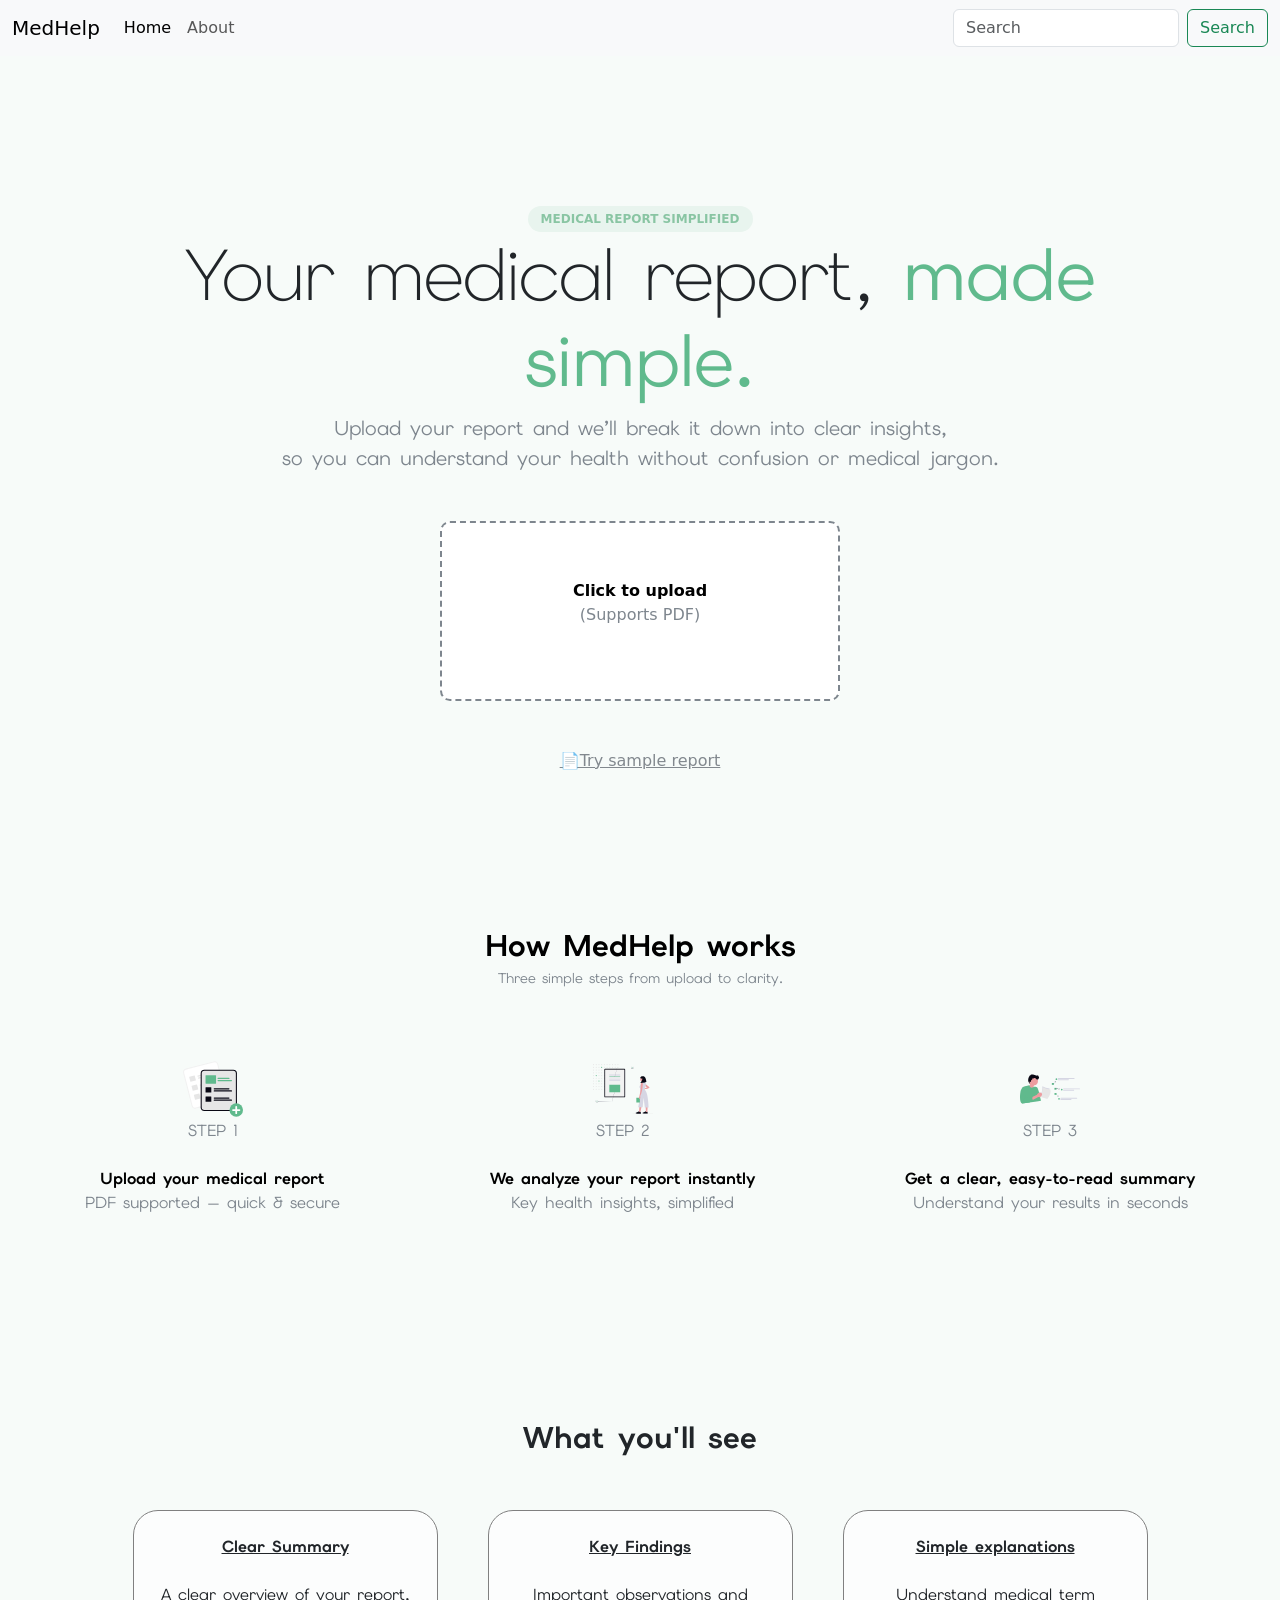
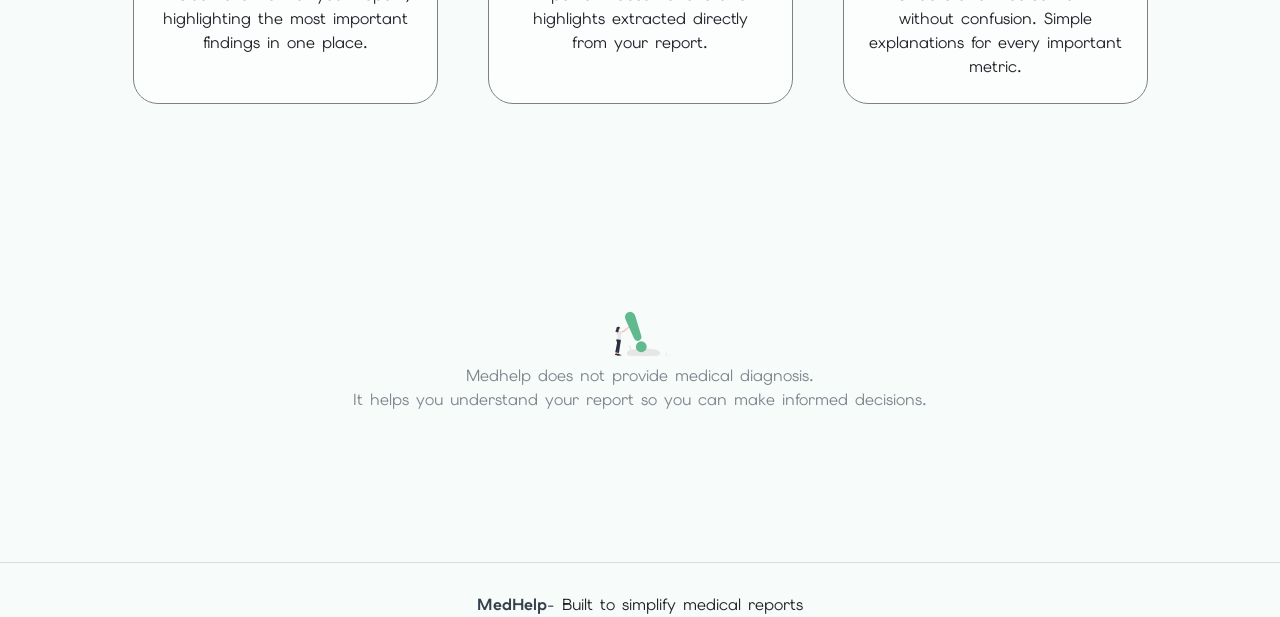
<file: index.html>
<!doctype html>
<html lang="en">
  <head>
    <meta charset="UTF-8" />
    <meta name="viewport" content="width=device-width, initial-scale=1.0" />
    <link rel="preconnect" href="https://fonts.googleapis.com" />
    <link rel="preconnect" href="https://fonts.gstatic.com" crossorigin />
    <link
      href="https://fonts.googleapis.com/css2?family=Elms+Sans:ital,wght@0,100..900;1,100..900&family=Gelasio:ital,wght@0,400..700;1,400..700&family=Google+Sans:ital,opsz,wght@0,17..18,400..700;1,17..18,400..700&family=Noto+Sans+KR:wght@100..900&family=Sekuya&display=swap"
      rel="stylesheet"
    />
    <link href="https://cdn.jsdelivr.net/npm/bootstrap@5.3.3/dist/css/bootstrap.min.css" rel="stylesheet">
    <title>MedHelp - Home</title>
    <link rel="stylesheet" href="src/style.css" />
  </head>
  <body>
    <nav class="navbar navbar-expand-lg bg-body-tertiary">
  <div class="container-fluid">
    <a class="navbar-brand" href="#">MedHelp</a>
    <button class="navbar-toggler" type="button" data-bs-toggle="collapse" data-bs-target="#navbarSupportedContent" aria-controls="navbarSupportedContent" aria-expanded="false" aria-label="Toggle navigation">
      <span class="navbar-toggler-icon"></span>
    </button>
    <div class="collapse navbar-collapse" id="navbarSupportedContent">
      <ul class="navbar-nav me-auto mb-2 mb-lg-0">
        <li class="nav-item">
          <a class="nav-link active" aria-current="page" href="index.html">Home</a>
        </li>
        <li class="nav-item">
          <a class="nav-link" href="about.html">About</a>
        </li>
      </ul>
      <form class="d-flex" role="search">
        <input class="form-control me-2" type="search" placeholder="Search" aria-label="Search"/>
        <button class="btn btn-outline-success" type="submit">Search</button>
      </form>
    </div>
  </div>
</nav>
    <section class="hero">
      <header class="hero-label">MEDICAL REPORT SIMPLIFIED</header>
      <h1>
        Your medical report,
        <strong style="color: #60ba8d">made <br />simple.</strong>
      </h1>
      <p class="hero-subtitle">
        Upload your report and we’ll break it down into clear insights, <br />
        so you can understand your health without confusion or medical jargon.
      </p>

      <label for="upload-file" class="upload-box">
        <p style="color: #7e868e">
          <strong style="color: black">Click to upload</strong>
          <br />
          (Supports PDF)
        </p>
      </label>
      <input type="file" id="upload-file" hidden />

      <a href="result.html" class="sample-link">📄Try sample report</a>
    </section>

    <section class="how-it-works">
      <header>How MedHelp works</header>
      Three simple steps from upload to clarity.

      <div class="three-steps">
        <section class="step-one">
          <img src="images/upload_image.svg" alt="Upload image" /> <br />
          STEP 1 <br />
          <br />
          <strong style="color: black">Upload your medical report</strong>
          <br />
          PDF supported — quick & secure
        </section>

        <section class="step-two">
          <img src="images/extract_value.svg" alt="Extract value" /> <br />
          STEP 2 <br />
          <br />
          <strong style="color: black">We analyze your report instantly</strong
          ><br />
          Key health insights, simplified
        </section>

        <section class="step-three">
          <img src="images/view_summary.svg" alt="View Summary" /> <br />
          STEP 3 <br />
          <br />
          <strong style="color: black">Get a clear, easy-to-read summary</strong
          ><br />
          Understand your results in seconds
        </section>
      </div>
    </section>

    <section class="what-you-see">
      <header style="text-align: center; font-size: 30px">
        <strong>What you'll see</strong>
      </header>
      <section class="cards">
        <div class="clear-summary">
          <header style="text-decoration: underline">
            <strong>Clear Summary</strong>
          </header>
          <br />
          A clear overview of your report, highlighting the most important
          findings in one place.
        </div>

        <div class="key-findings">
          <header style="text-decoration: underline">
            <strong>Key Findings</strong>
          </header>
          <br />
          Important observations and highlights extracted directly from your
          report.
        </div>

        <div class="simple-exp">
          <header style="text-decoration: underline">
            <strong>Simple explanations</strong>
          </header>
          <br />
          Understand medical term without confusion. Simple explanations for
          every important metric.
        </div>
      </section>
    </section>

    <section class="disclaimer">
      <img src="images/warning.svg" alt="Warning icon" /> <br />
      Medhelp does not provide medical diagnosis. <br />
      It helps you understand your report so you can make informed decisions.
    </section>

    <hr style="color: #7e868e;"/>
    <footer>
      <span>
        <strong style="color: #35414E;">MedHelp</strong>- Built to simplify medical reports</strong>
      </span>
    </footer>
    </section>
    <script src="https://cdn.jsdelivr.net/npm/bootstrap@5.3.3/dist/js/bootstrap.bundle.min.js"></script>
  </body>
</html>
</file>
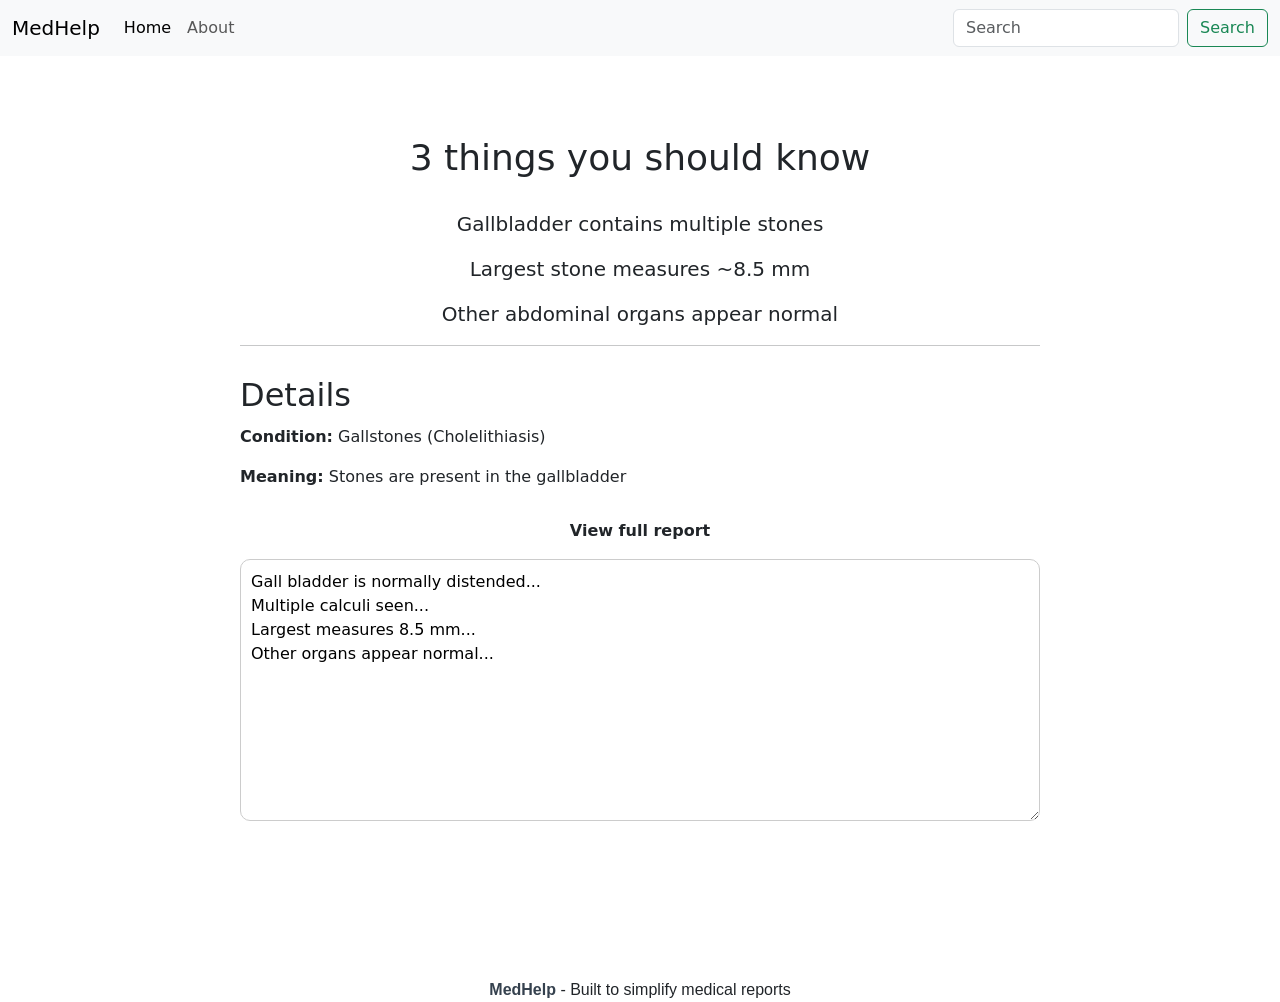
<file: result.html>
<!doctype html>
<html lang="en">
  <head>
    <meta charset="UTF-8" />
    <meta name="viewport" content="width=device-width, initial-scale=1.0" />
    <title>MedHelp - Sample Report</title>
    <link rel="stylesheet" href="src/result.css" />
    <link
      href="https://cdn.jsdelivr.net/npm/bootstrap@5.3.3/dist/css/bootstrap.min.css"
      rel="stylesheet"
    />
  </head>

  <!--This is a static report only to show what the output looks like -->
  <body>
    <nav class="navbar navbar-expand-lg bg-body-tertiary">
      <div class="container-fluid">
        <a class="navbar-brand" href="#">MedHelp</a>
        <button
          class="navbar-toggler"
          type="button"
          data-bs-toggle="collapse"
          data-bs-target="#navbarSupportedContent"
          aria-controls="navbarSupportedContent"
          aria-expanded="false"
          aria-label="Toggle navigation"
        >
          <span class="navbar-toggler-icon"></span>
        </button>
        <div class="collapse navbar-collapse" id="navbarSupportedContent">
          <ul class="navbar-nav me-auto mb-2 mb-lg-0">
            <li class="nav-item">
              <a class="nav-link active" aria-current="page" href="index.html"
                >Home</a
              >
            </li>
            <li class="nav-item">
              <a class="nav-link" href="about.html">About</a>
            </li>
          </ul>
          <form class="d-flex" role="search">
            <input
              class="form-control me-2"
              type="search"
              placeholder="Search"
              aria-label="Search"
            />
            <button class="btn btn-outline-success" type="submit">
              Search
            </button>
          </form>
        </div>
      </div>
    </nav>
    <section class="results">
      <h1 class="results-title">3 things you should know</h1>

      <div class="results-summary">
        <ul>
          <li>Gallbladder contains multiple stones</li>
          <li>Largest stone measures ~8.5 mm</li>
          <li>Other abdominal organs appear normal</li>
        </ul>
      </div>

      <hr />

      <div class="results-details">
        <h2>Details</h2>

        <p><strong>Condition:</strong> Gallstones (Cholelithiasis)</p>
        <p><strong>Meaning:</strong> Stones are present in the gallbladder</p>
      </div>

      <div class="results-toggle">
        <p><strong>View full report</strong></p>
        <textarea rows="10" readonly>
Gall bladder is normally distended...
Multiple calculi seen...
Largest measures 8.5 mm...
Other organs appear normal...
        </textarea>
      </div>
    </section>
    <footer>
      <span>
        <strong style="color: #35414e">MedHelp</strong> - Built to simplify
        medical reports
      </span>
    </footer>
    <script src="https://cdn.jsdelivr.net/npm/bootstrap@5.3.3/dist/js/bootstrap.bundle.min.js"></script>
  </body>
</html>
</file>
<file: src/style.css>
.hero {
  text-align: center;
  margin-top: 150px;
}

.hero-label {
  font-size: 12px;
  background: #e8f4ee;
  font-weight: bold;

  padding: 4px 12px;
  width: 225px;
  margin-left: auto;
  margin-right: auto;
  border-radius: 25px;

  color: #89c5a3;
}

h1 {
  font-size: 72px;
  font-family: "Elms Sans", sans-serif;
  font-weight: 200;
}

body {
  background: #f7fbf9;
}

.hero-subtitle {
  font-family: "Elms Sans", sans-serif;
  font-size: 20px;
  color: #7e868e;
}

.upload-box {
  display: block;

  border: 2px dashed #7e868e;
  padding: 56px 24px;

  text-align: center;

  border-radius: 10px;
  cursor: pointer;
  max-width: 400px;
  margin: 48px auto;

  background: white;
}

.upload-box:hover {
  background: #f7fbf9;
  cursor: pointer;
}

.sample-link {
  color: #82888e;
}

.how-it-works {
  text-align: center;
  font-size: 14px;
  font-family: "Elms Sans", sans-serif;
  color: #7e868e;

  margin-top: 150px;
}

.how-it-works header {
  font-weight: bold;
  font-size: 30px;
  color: black;
}

.three-steps {
  display: flex;
  justify-content: center;
  font-size: 16px;
  gap: 150px;

  margin-top: 70px;
}

.step-one img {
  width: 60px;
  height: 60px;
}

.step-two img {
  width: 60px;
  height: 60px;
}

.step-three img {
  width: 60px;
  height: 60px;
}

.cards {
  display: flex;
  justify-content: center;
  margin-top: 50px;
  gap: 50px;
}

.cards div {
  width: 305px;
  text-align: center;
}

.what-you-see {
  margin-top: 200px;
  font-family: "Elms Sans", sans-serif;
}

.clear-summary {
  padding: 24px 24px;
  border-radius: 25px;
  border: 1px solid grey;
  background: #fcfdfd;
}

.key-findings {
  padding: 24px 24px;
  border-radius: 25px;
  border: 1px solid grey;
  background: #fcfdfd;
}

.simple-exp {
  padding: 24px 24px;
  border-radius: 25px;
  border: 1px solid grey;
  background: #fcfdfd;
}

.disclaimer img {
  width: 60px;
  height: 60px;
}

.disclaimer {
  text-align: center;
  margin-top: 200px;
  font-family: "Elms Sans", sans-serif;
  color: #7e868e;

  margin-bottom: 150px;
}

footer {
  margin-top: 30px;
  justify-content: center;
  display: flex;
  font-family: "Elms Sans", sans-serif;
  gap: 1000px;
}
</file>
<file: src/result.css>
.results {
  max-width: 800px;
  margin: 80px auto;
  text-align: center;
}

.results-title {
  font-size: 36px;
  margin-bottom: 30px;
}

.results-summary ul {
  list-style: none;
  padding: 0;
}

.results-summary li {
  font-size: 20px;
  margin: 15px 0;
}

.results-details {
  margin-top: 30px;
  text-align: left;
}

.results-details h2 {
  margin-bottom: 10px;
}

.results-toggle {
  margin-top: 30px;
}

textarea {
  width: 100%;
  border-radius: 10px;
  padding: 10px;
  border: 1px solid #ccc;
}

footer {
  margin-top: 150px;
  justify-content: center;
  display: flex;
  font-family: "Elms Sans", sans-serif;
  gap: 1000px;
}
</file>
